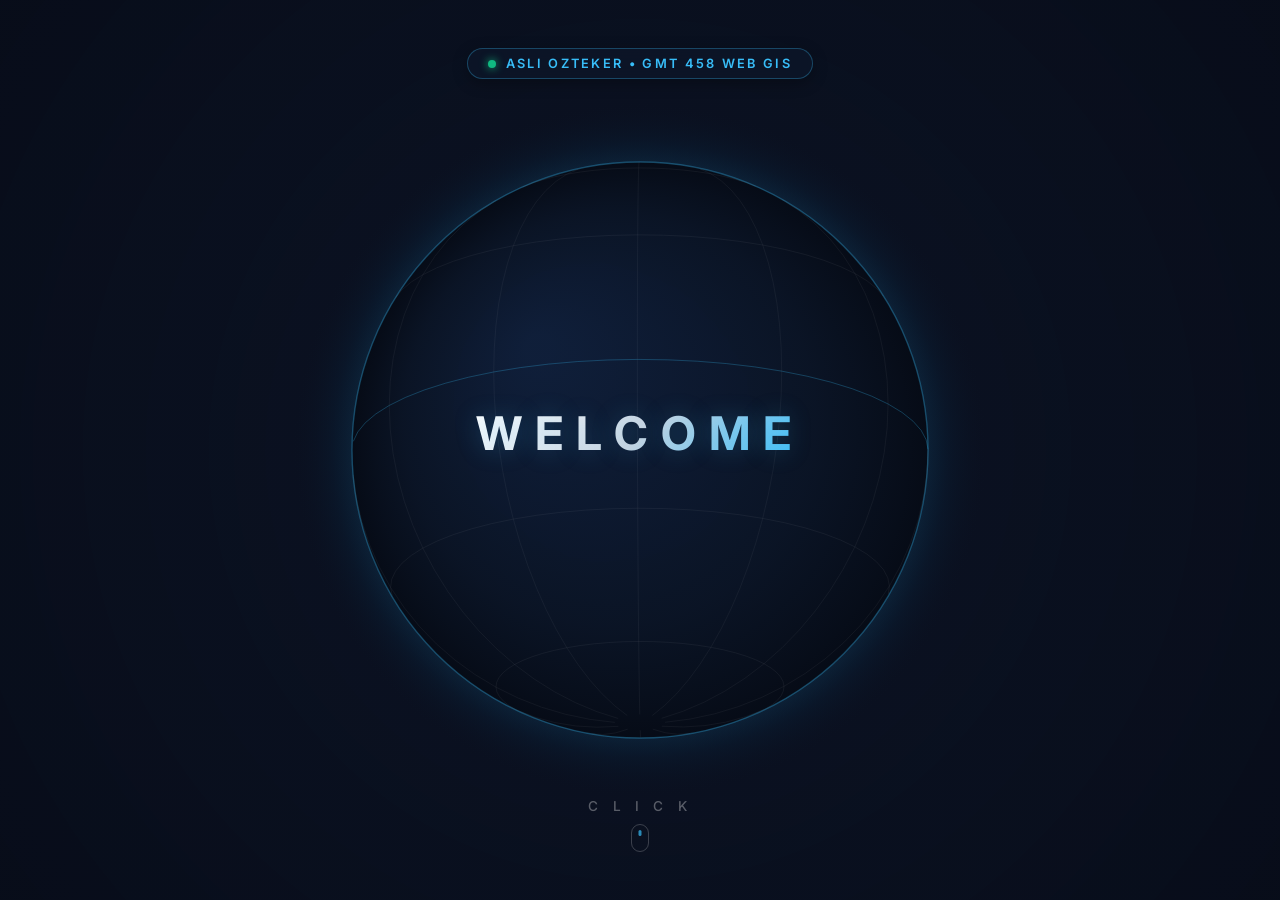
<file: index.html>
﻿<!DOCTYPE html>
<html lang="en">
<head>
  <script>
    // Downloads klasorunden acilsa bile otomatik sade adrese yonlendir
    if (window.location.protocol === 'file:' && window.location.href.toLowerCase().indexOf('downloads') !== -1) {
      var currentPage = window.location.pathname.split('/').pop() || 'index.html';
      window.location.replace('file:///C:/Users/HP/asliozteker/' + currentPage);
    }
  </script>
  <meta charset="UTF-8">
  <meta name="viewport" content="width=device-width, initial-scale=1.0">
  <title>Welcome | Asli Ozteker - Web GIS Portfolio</title>
  
  <!-- Fonts -->
  <link rel="preconnect" href="https://fonts.googleapis.com">
  <link rel="preconnect" href="https://fonts.gstatic.com" crossorigin>
  <link href="https://fonts.googleapis.com/css2?family=Inter:wght@300;400;600;800&family=Open+Sans:wght@400;600&display=swap" rel="stylesheet">

  <style>
    /* =========================================================
       WELCOME LANDING PAGE - MINIMAL WORLD GLOBE
       Asli Ozteker - GMT 458 Web GIS
       ========================================================= */
    * {
      margin: 0;
      padding: 0;
      box-sizing: border-box;
    }

    html, body {
      width: 100%;
      height: 100%;
      overflow: hidden;
      background-color: #080d1a;
      font-family: 'Inter', 'Open Sans', -apple-system, sans-serif;
      color: #ffffff;
      cursor: pointer;
      user-select: none;
      -webkit-user-select: none;
    }

    /* 3D Canvas */
    #globeCanvas {
      position: absolute;
      top: 0;
      left: 0;
      width: 100%;
      height: 100%;
      z-index: 1;
      display: block;
    }

    /* Minimal Overlay */
    .welcome-overlay {
      position: relative;
      z-index: 10;
      width: 100%;
      height: 100%;
      display: flex;
      flex-direction: column;
      justify-content: space-between;
      align-items: center;
      padding: 3rem 1.5rem;
      pointer-events: none;
    }

    /* Top Badge */
    .top-badge {
      display: inline-flex;
      align-items: center;
      gap: 0.6rem;
      font-size: 0.8rem;
      font-weight: 600;
      letter-spacing: 0.18em;
      text-transform: uppercase;
      color: #38bdf8;
      background: rgba(14, 23, 42, 0.7);
      border: 1px solid rgba(56, 189, 248, 0.3);
      padding: 0.45rem 1.25rem;
      border-radius: 50px;
      backdrop-filter: blur(8px);
      box-shadow: 0 4px 15px rgba(0, 0, 0, 0.3);
      animation: fadeIn 1.2s ease-out;
    }

    .pulse-dot {
      width: 8px;
      height: 8px;
      background-color: #10b981;
      border-radius: 50%;
      box-shadow: 0 0 8px #10b981;
      animation: blink 2s infinite;
    }

    @keyframes blink {
      0%, 100% { opacity: 0.4; transform: scale(0.9); }
      50% { opacity: 1; transform: scale(1.15); }
    }

    /* Center: WELCOME */
    .center-text-box {
      text-align: center;
      margin-top: auto;
      margin-bottom: auto;
      transform: translateY(-5px);
    }

    .welcome-title {
      font-size: clamp(1.8rem, 3.8vw, 2.9rem);
      font-weight: 700;
      letter-spacing: 0.28em;
      text-transform: uppercase;
      line-height: 1;
      background: linear-gradient(135deg, #ffffff 0%, #cbd5e1 50%, #38bdf8 100%);
      -webkit-background-clip: text;
      -webkit-text-fill-color: transparent;
      text-shadow: 0 0 25px rgba(56, 189, 248, 0.25);
      margin-bottom: 0;
      animation: welcomeGlow 3.5s ease-in-out infinite alternate;
    }

    @keyframes welcomeGlow {
      from { filter: drop-shadow(0 0 12px rgba(56, 189, 248, 0.2)); }
      to { filter: drop-shadow(0 0 30px rgba(56, 189, 248, 0.45)); }
    }

    /* Bottom: Faint click text */
    .bottom-prompt {
      display: flex;
      flex-direction: column;
      align-items: center;
      gap: 0.5rem;
      animation: fadeIn 1.8s ease-out;
    }

    .faint-click {
      font-family: 'Inter', monospace;
      font-size: 0.85rem;
      font-weight: 500;
      letter-spacing: 0.38em;
      text-transform: uppercase;
      color: rgba(255, 255, 255, 0.32);
      animation: faintBreathing 2.6s ease-in-out infinite;
    }

    .mouse-icon {
      width: 18px;
      height: 28px;
      border: 1.5px solid rgba(255, 255, 255, 0.2);
      border-radius: 12px;
      position: relative;
      margin-top: 2px;
    }

    .mouse-wheel {
      width: 3px;
      height: 6px;
      background-color: rgba(56, 189, 248, 0.7);
      border-radius: 2px;
      position: absolute;
      top: 5px;
      left: 50%;
      transform: translateX(-50%);
      animation: scrollWheel 2s infinite;
    }

    @keyframes scrollWheel {
      0% { top: 5px; opacity: 1; }
      100% { top: 15px; opacity: 0; }
    }

    @keyframes faintBreathing {
      0%, 100% { opacity: 0.25; transform: translateY(0); }
      50% { opacity: 0.7; transform: translateY(-3px); }
    }

    @keyframes fadeIn {
      from { opacity: 0; transform: translateY(15px); }
      to { opacity: 1; transform: translateY(0); }
    }

        #warpOverlay {
      position: fixed;
      top: 0;
      left: 0;
      width: 100%;
      height: 100%;
      background: radial-gradient(circle at center, rgba(15, 23, 42, 0.4) 0%, rgba(8, 13, 26, 0.98) 75%);
      backdrop-filter: blur(0px);
      z-index: 100;
      opacity: 0;
      pointer-events: none;
      transition: opacity 0.55s cubic-bezier(0.16, 1, 0.3, 1), backdrop-filter 0.55s ease;
    }
  </style>
</head>
<body>

  <!-- Minimal 3D Globe Canvas -->
  <canvas id="globeCanvas"></canvas>

  <div class="welcome-overlay" id="welcomeOverlay">
    <div class="top-badge">
      <div class="pulse-dot"></div>
      <span>Asli Ozteker &bull; GMT 458 Web GIS</span>
    </div>

    <div class="center-text-box">
      <h1 class="welcome-title">WELCOME</h1>
    </div>

    <div class="bottom-prompt">
      <div class="faint-click">c l i c k</div>
      <div class="mouse-icon">
        <div class="mouse-wheel"></div>
      </div>
    </div>
  </div>

  <div id="warpOverlay"></div>

  <!-- Pure, Simple and Elegant 3D Globe Script -->
  <script>
    (function () {
      const canvas = document.getElementById('globeCanvas');
      if (!canvas) return;
      const ctx = canvas.getContext('2d');

      let width = (canvas.width = window.innerWidth);
      let height = (canvas.height = window.innerHeight);

      let radius = Math.min(width, height) * 0.32;
      let rotationY = 0.8;
      let rotationX = 0.32;
      const autoSpeed = 0.0035; // Smooth rotation speed

      let targetRotX = rotationX;
      let isWarping = false;
      let warpScale = 1.0;
      let warpOpacity = 1.0;

      window.addEventListener('resize', () => {
        width = canvas.width = window.innerWidth;
        height = canvas.height = window.innerHeight;
        radius = Math.min(width, height) * 0.32;
      });

      window.addEventListener('mousemove', (e) => {
        const normY = (e.clientY / height - 0.5) * 2;
        targetRotX = 0.32 + normY * 0.2;
      });

      // 3D Spherical Projection
      function project(latDeg, lonDeg, r) {
        const lat = (latDeg * Math.PI) / 180;
        const lon = (lonDeg * Math.PI) / 180 + rotationY;

        const x = r * Math.cos(lat) * Math.sin(lon);
        const y = -r * Math.sin(lat);
        const z = r * Math.cos(lat) * Math.cos(lon);

        const cosX = Math.cos(rotationX);
        const sinX = Math.sin(rotationX);

        const y2 = y * cosX - z * sinX;
        const z2 = y * sinX + z * cosX;

        return {
          x: width / 2 + x,
          y: height / 2 + y2,
          z: z2,
          visible: z2 > 0
        };
      }

      // Minimalist graticule lines
      function drawGraticule(r) {
        ctx.lineWidth = 0.7;

        // Parallels (Latitudes)
        const latitudes = [-60, -30, 0, 30, 60];
        for (let i = 0; i < latitudes.length; i++) {
          const lat = latitudes[i];
          ctx.beginPath();
          let first = true;
          for (let lon = 0; lon <= 360; lon += 6) {
            const p = project(lat, lon, r);
            if (p.visible) {
              if (first) { ctx.moveTo(p.x, p.y); first = false; }
              else { ctx.lineTo(p.x, p.y); }
            } else {
              first = true;
            }
          }
          ctx.strokeStyle = lat === 0 ? 'rgba(56, 189, 248, 0.38)' : 'rgba(255, 255, 255, 0.08)';
          ctx.stroke();
        }

        // Meridians (Longitudes)
        for (let lon = 0; lon < 360; lon += 30) {
          ctx.beginPath();
          let first = true;
          for (let lat = -85; lat <= 85; lat += 5) {
            const p = project(lat, lon, r);
            if (p.visible) {
              if (first) { ctx.moveTo(p.x, p.y); first = false; }
              else { ctx.lineTo(p.x, p.y); }
            } else {
              first = true;
            }
          }
          ctx.strokeStyle = 'rgba(255, 255, 255, 0.07)';
          ctx.stroke();
        }
      }

      // Ankara / Hacettepe Marker (39.87 deg N, 32.73 deg E)
      const ankaraCoord = { lat: 39.8657, lon: 32.7339 };
      let pulseCounter = 0;

      function animate() {
        ctx.clearRect(0, 0, width, height);

        // Dark space radial background
        const bgGrad = ctx.createRadialGradient(width / 2, height / 2, 0, width / 2, height / 2, Math.max(width, height) * 0.6);
        bgGrad.addColorStop(0, 'rgba(14, 23, 42, 0.5)');
        bgGrad.addColorStop(1, 'rgba(8, 13, 26, 0.98)');
        ctx.fillStyle = bgGrad;
        ctx.fillRect(0, 0, width, height);

        if (!isWarping) {
          rotationY += autoSpeed;
          rotationX += (targetRotX - rotationX) * 0.05;
        } else {
          warpScale += (9.0 - warpScale) * 0.07;
          warpOpacity -= 0.045;
          rotationY += autoSpeed * 3;
          if (warpOpacity <= 0) {
            window.location.href = 'home.html';
            return;
          }
        }

        const curRadius = radius * warpScale;
        ctx.globalAlpha = Math.max(0, warpOpacity);

        // Outer atmospheric halo
        const glow = ctx.createRadialGradient(width / 2, height / 2, curRadius * 0.92, width / 2, height / 2, curRadius * 1.22);
        glow.addColorStop(0, 'rgba(56, 189, 248, 0.18)');
        glow.addColorStop(0.5, 'rgba(2, 132, 199, 0.05)');
        glow.addColorStop(1, 'transparent');
        ctx.fillStyle = glow;
        ctx.beginPath();
        ctx.arc(width / 2, height / 2, curRadius * 1.22, 0, Math.PI * 2);
        ctx.fill();

        // Sphere gradient body
        const sphereGrad = ctx.createRadialGradient(
          width / 2 - curRadius * 0.35, height / 2 - curRadius * 0.35, curRadius * 0.05,
          width / 2, height / 2, curRadius
        );
        sphereGrad.addColorStop(0, 'rgba(15, 28, 55, 0.85)');
        sphereGrad.addColorStop(0.7, 'rgba(10, 18, 35, 0.92)');
        sphereGrad.addColorStop(1, 'rgba(6, 11, 22, 0.98)');
        ctx.beginPath();
        ctx.arc(width / 2, height / 2, curRadius, 0, Math.PI * 2);
        ctx.fillStyle = sphereGrad;
        ctx.fill();
        ctx.strokeStyle = 'rgba(56, 189, 248, 0.32)';
        ctx.lineWidth = 1.4;
        ctx.stroke();

        // Graticule grid
        drawGraticule(curRadius);

        // Ankara / Hacettepe Marker
        pulseCounter += 0.045;
        const ank = project(ankaraCoord.lat, ankaraCoord.lon, curRadius);
        if (ank.visible) {
          const waveR = 8 + (pulseCounter % 2) * 12;
          const waveA = Math.max(0, 1 - (pulseCounter % 2));

          // Pulse wave ring
          ctx.beginPath();
          ctx.arc(ank.x, ank.y, waveR, 0, Math.PI * 2);
          ctx.strokeStyle = 'rgba(16, 185, 129, ' + waveA + ')';
          ctx.lineWidth = 1.2;
          ctx.stroke();

          // Center green dot
          ctx.beginPath();
          ctx.arc(ank.x, ank.y, 3.5, 0, Math.PI * 2);
          ctx.fillStyle = '#10b981';
          ctx.shadowColor = '#10b981';
          ctx.shadowBlur = 8;
          ctx.fill();
          ctx.shadowBlur = 0;

          // Label text
          ctx.font = '600 11px Inter, sans-serif';
          ctx.fillStyle = '#ffffff';
          ctx.fillText('Ankara - Hacettepe', ank.x + 10, ank.y - 4);
        }

        ctx.globalAlpha = 1.0;
        requestAnimationFrame(animate);
      }

      function enter() {
        if (isWarping) return;
        isWarping = true;
        const ov = document.getElementById('welcomeOverlay');
        if (ov) {
          ov.style.transition = 'opacity 0.45s ease, transform 0.5s cubic-bezier(0.16, 1, 0.3, 1)';
          ov.style.opacity = '0';
          ov.style.transform = 'scale(0.95)';
        }
        const flash = document.getElementById('warpOverlay');
        if (flash) {
          flash.style.opacity = '1';
          flash.style.backdropFilter = 'blur(6px)';
        }
        setTimeout(() => {
          window.location.href = 'home.html';
        }, 520);
      }

      document.addEventListener('click', enter);
      document.addEventListener('keydown', (e) => {
        if (e.code === 'Space' || e.code === 'Enter') enter();
      });

      animate();
    })();
  </script>
</body>
</html>
</file>
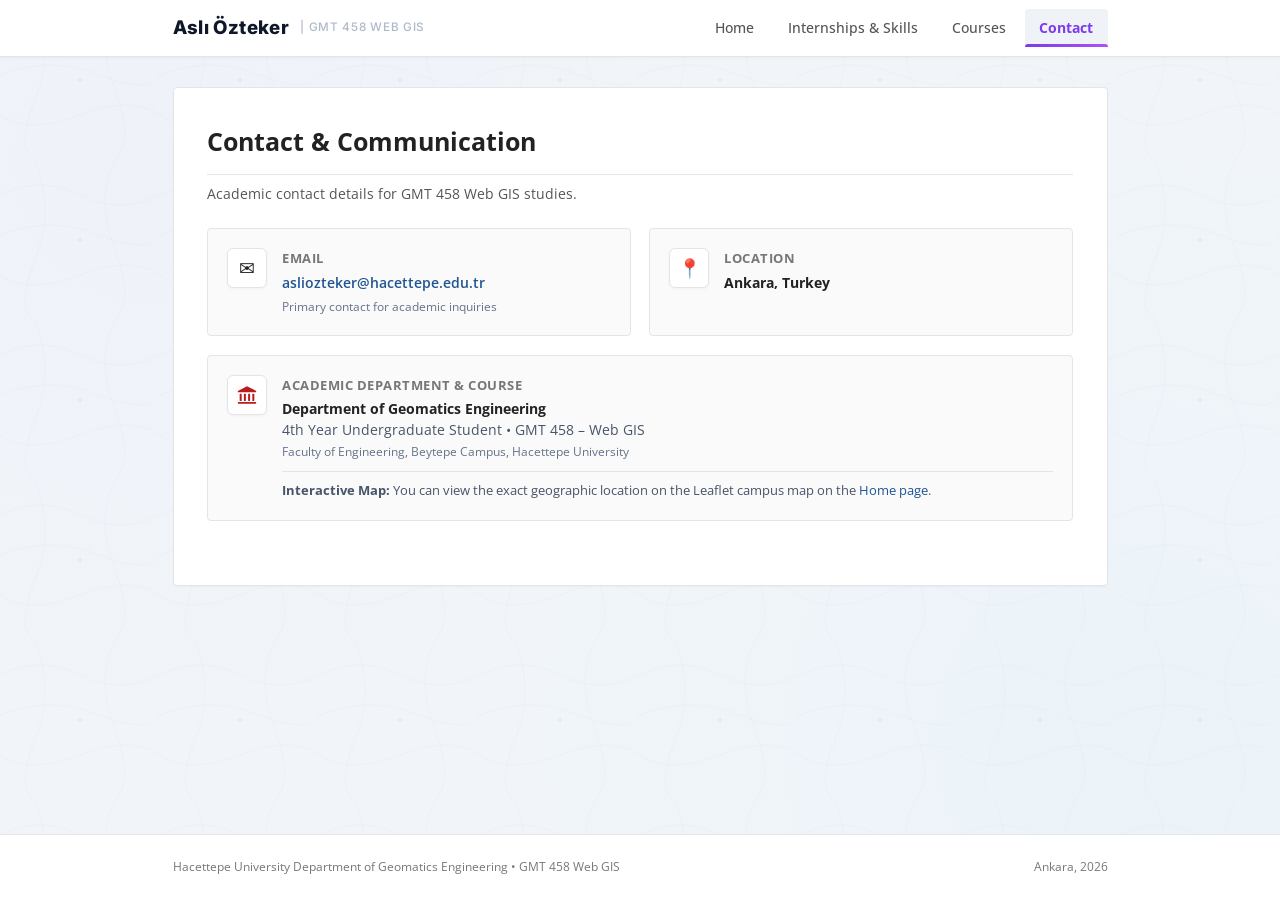
<file: contact.html>
﻿<!DOCTYPE html>
<html lang="en">
<head>
  <script>
    // Downloads klasorunden acilsa bile otomatik sade adrese yonlendir
    if (window.location.protocol === 'file:' && window.location.href.toLowerCase().indexOf('downloads') !== -1) {
      var currentPage = window.location.pathname.split('/').pop() || 'index.html';
      window.location.replace('file:///C:/Users/HP/asliozteker/' + currentPage);
    }
  </script>
  <meta charset="UTF-8">
  <meta name="viewport" content="width=device-width, initial-scale=1.0">
  <title>Contact | Aslı Özteker - Web GIS Portfolio</title>
  
  <!-- Fonts -->
  <link rel="preconnect" href="https://fonts.googleapis.com">
  <link rel="preconnect" href="https://fonts.gstatic.com" crossorigin>
  <link href="https://fonts.googleapis.com/css2?family=Open+Sans:ital,wght@0,400;0,600;0,700;1,400&family=Inter:wght@400;600;700&display=swap" rel="stylesheet">
  
  <!-- Stylesheets -->
  <link rel="stylesheet" href="css/style.css">
  <link rel="stylesheet" href="css/animations.css">
</head>
<body>

  <!-- STICKY TOP NAVBAR -->
  <header class="site-header">
    <div class="nav-container">
            <div class="site-title">
        <a href="home.html">Aslı Özteker</a>
        <span class="site-subtitle">| GMT 458 Web GIS</span>
      </div>

      <button class="menu-toggle" id="menuToggle" aria-label="Toggle navigation menu">☰</button>

      <ul class="nav-menu" id="navMenu">
        <li class="nav-item"><a href="home.html">Home</a></li>
        <li class="nav-item"><a href="resume.html">Internships & Skills</a></li>
        <li class="nav-item"><a href="courses.html">Courses</a></li>
        <li class="nav-item"><a href="contact.html" class="active">Contact</a></li>
      </ul>
    </div>
  </header>

  <!-- MAIN CONTENT WRAPPER -->
  <main class="site-wrapper fade-in">
    <div class="content-card">
      <h1 class="page-title">Contact & Communication</h1>
      <p class="section-lead">
        Academic contact details for GMT 458 Web GIS studies.
      </p>

      <!-- CONTACT CARDS GRID -->
      <div class="contact-grid">
        
        <!-- 1. Email Card (Square Mail Icon) -->
        <div class="contact-item-card">
          <div class="contact-icon-square">
            ✉
          </div>
          <div class="contact-info-block">
            <div class="contact-info-title">Email</div>
            <div class="contact-info-value">
              <a href="mailto:asliozteker@hacettepe.edu.tr">asliozteker@hacettepe.edu.tr</a>
            </div>
            <small style="color: #64748b; font-size: 0.8rem; display: block; margin-top: 3px;">
              Primary contact for academic inquiries
            </small>
          </div>
        </div>

        <!-- 2. Location Card (Animated Location Pin) -->
        <div class="contact-item-card">
          <div class="contact-icon-square">
            <span class="anim-pin-bounce">📍</span>
          </div>
          <div class="contact-info-block">
            <div class="contact-info-title">Location</div>
            <div class="contact-info-value">
              <strong>Ankara, Turkey</strong>
            </div>
          </div>
        </div>

        <!-- 3. Combined Card: Academic Department, Course & 4th Grade Standing + Minimalist Logo + Interactive Map Link -->
        <div class="contact-item-card contact-item-full">
          <div class="contact-icon-square">
            <img src="assets/images/hacettepe_academic_logo.svg" alt="Academic Department Logo" class="contact-logo-img">
          </div>
          <div class="contact-info-block">
            <div class="contact-info-title">Academic Department & Course</div>
            <div class="contact-info-value">
              <strong>Department of Geomatics Engineering</strong><br>
              <span style="color: #475569;">4th Year Undergraduate Student • GMT 458 – Web GIS</span><br>
              <small style="color: #64748b; font-size: 0.82rem;">Faculty of Engineering, Beytepe Campus, Hacettepe University</small>
            </div>
            <div style="margin-top: 10px; padding-top: 8px; border-top: 1px solid var(--border-light); font-size: 0.86rem; color: #475569;">
              <strong>Interactive Map:</strong> You can view the exact geographic location on the Leaflet campus map on the <a href="home.html">Home page</a>.
            </div>
          </div>
        </div>

      </div>

    </div>
  </main>

  <!-- SITE FOOTER -->
  <footer class="site-footer">
    <div class="footer-inner">
      <span>Hacettepe University Department of Geomatics Engineering • GMT 458 Web GIS</span>
      <span>Ankara, 2026</span>
    </div>
  </footer>

  <!-- JavaScript File -->
  <script src="js/main.js"></script>
</body>
</html>
</file>
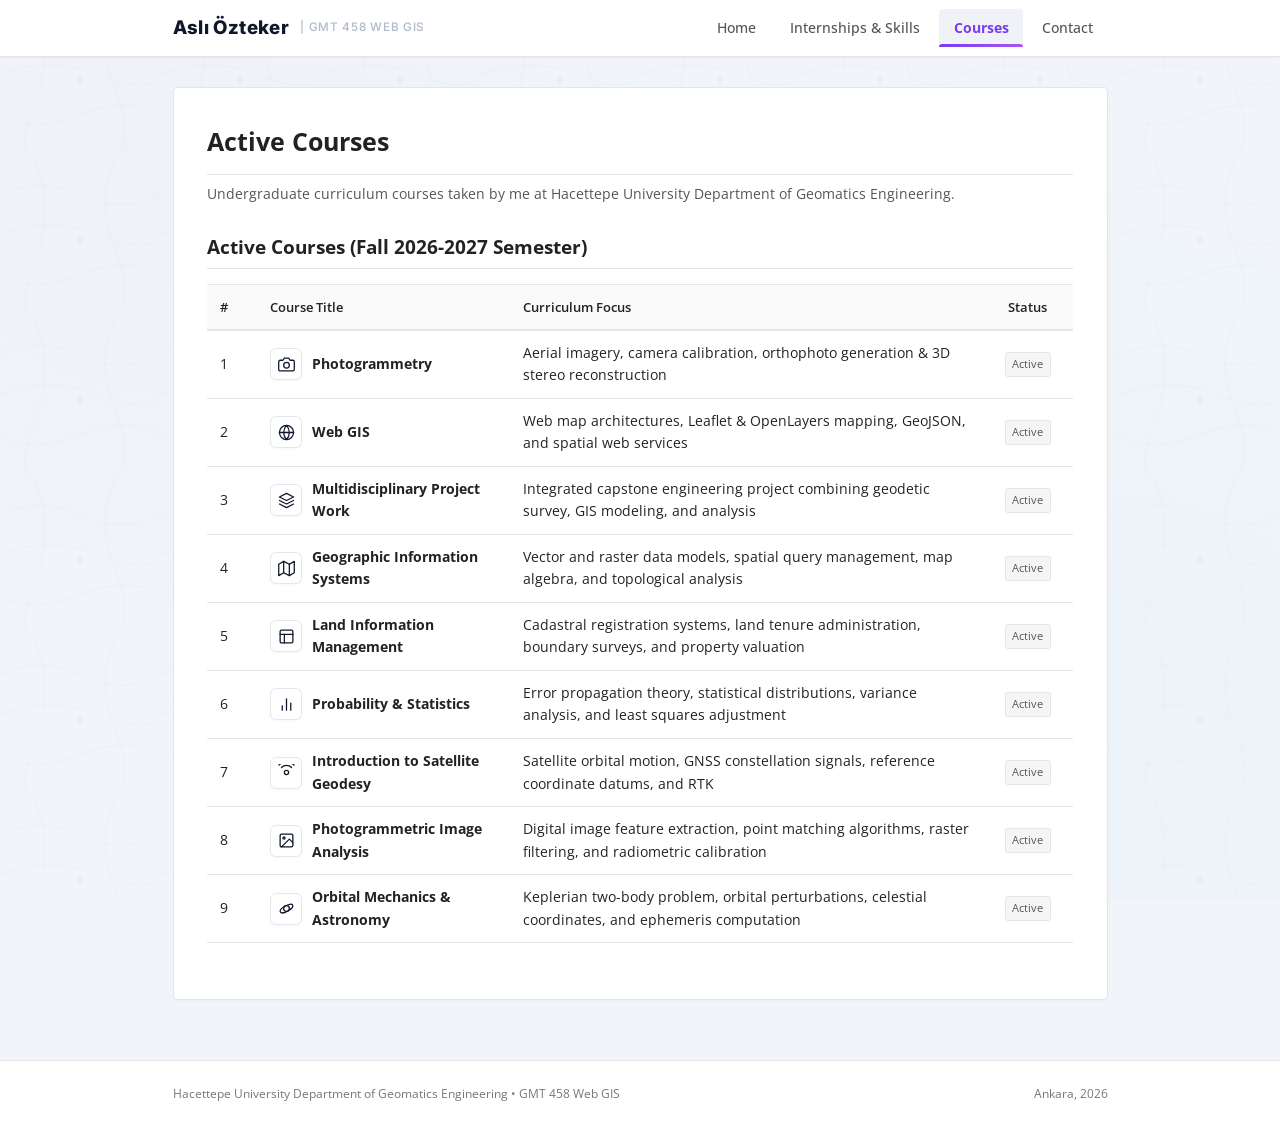
<file: courses.html>
﻿<!DOCTYPE html>
<html lang="en">
<head>
  <script>
    // Downloads klasorunden acilsa bile otomatik sade adrese yonlendir
    if (window.location.protocol === 'file:' && window.location.href.toLowerCase().indexOf('downloads') !== -1) {
      var currentPage = window.location.pathname.split('/').pop() || 'index.html';
      window.location.replace('file:///C:/Users/HP/asliozteker/' + currentPage);
    }
  </script>
  <meta charset="UTF-8">
  <meta name="viewport" content="width=device-width, initial-scale=1.0">
  <title>Courses | Asli Ozteker - Web GIS Portfolio</title>
  
  <!-- Fonts -->
  <link rel="preconnect" href="https://fonts.googleapis.com">
  <link rel="preconnect" href="https://fonts.gstatic.com" crossorigin>
  <link href="https://fonts.googleapis.com/css2?family=Open+Sans:ital,wght@0,400;0,600;0,700;1,400&family=Inter:wght@400;600;700&display=swap" rel="stylesheet">
  
  <!-- Stylesheets -->
  <link rel="stylesheet" href="css/style.css">
  <link rel="stylesheet" href="css/animations.css">
</head>
<body>

  <!-- STICKY TOP NAVBAR -->
  <header class="site-header">
    <div class="nav-container">
            <div class="site-title">
        <a href="home.html">Aslı Özteker</a>
        <span class="site-subtitle">| GMT 458 Web GIS</span>
      </div>

      <button class="menu-toggle" id="menuToggle" aria-label="Toggle navigation menu">☰</button>

      <ul class="nav-menu" id="navMenu">
        <li class="nav-item"><a href="home.html">Home</a></li>
        <li class="nav-item"><a href="resume.html">Internships & Skills</a></li>
        <li class="nav-item"><a href="courses.html" class="active">Courses</a></li>
        <li class="nav-item"><a href="contact.html">Contact</a></li>
      </ul>
    </div>
  </header>

  <!-- MAIN CONTENT WRAPPER -->
  <main class="site-wrapper fade-in">
    <div class="content-card">
      <h1 class="page-title">Active Courses</h1>
      <p class="section-lead">
        Undergraduate curriculum courses taken by me at Hacettepe University Department of Geomatics Engineering.
      </p>

      <!-- ACTIVE COURSES (LOGOSUZ VE SADE TABLO) -->
      <h2 class="section-heading">
        <span>Active Courses (Fall 2026-2027 Semester)</span>
      </h2>

                  <table class="academic-table courses-modern-table">
        <thead>
          <tr>
            <th style="width: 50px;">#</th>
            <th>Course Title</th>
            <th>Curriculum Focus</th>
            <th style="width: 90px; text-align: center;">Status</th>
          </tr>
        </thead>
        <tbody>
          <tr>
            <td>1</td>
            <td>
              <div class="course-title-cell">
                <span class="course-icon-badge"><svg class="course-mini-icon" viewBox="0 0 24 24" fill="none" stroke="currentColor" stroke-width="1.8" stroke-linecap="round" stroke-linejoin="round"><path d="M23 19a2 2 0 0 1-2 2H3a2 2 0 0 1-2-2V8a2 2 0 0 1 2-2h4l2-3h6l2 3h4a2 2 0 0 1 2 2z"/><circle cx="12" cy="13" r="4"/></svg></span>
                <strong>Photogrammetry</strong>
              </div>
            </td>
            <td>Aerial imagery, camera calibration, orthophoto generation &amp; 3D stereo reconstruction</td>
            <td style="text-align: center;"><span class="badge-tag">Active</span></td>
          </tr>
          <tr>
            <td>2</td>
            <td>
              <div class="course-title-cell">
                <span class="course-icon-badge"><svg class="course-mini-icon" viewBox="0 0 24 24" fill="none" stroke="currentColor" stroke-width="1.8" stroke-linecap="round" stroke-linejoin="round"><circle cx="12" cy="12" r="10"/><line x1="2" y1="12" x2="22" y2="12"/><path d="M12 2a15.3 15.3 0 0 1 4 10 15.3 15.3 0 0 1-4 10 15.3 15.3 0 0 1-4-10 15.3 15.3 0 0 1 4-10z"/></svg></span>
                <strong>Web GIS</strong>
              </div>
            </td>
            <td>Web map architectures, Leaflet &amp; OpenLayers mapping, GeoJSON, and spatial web services</td>
            <td style="text-align: center;"><span class="badge-tag">Active</span></td>
          </tr>
          <tr>
            <td>3</td>
            <td>
              <div class="course-title-cell">
                <span class="course-icon-badge"><svg class="course-mini-icon" viewBox="0 0 24 24" fill="none" stroke="currentColor" stroke-width="1.8" stroke-linecap="round" stroke-linejoin="round"><polygon points="12 2 2 7 12 12 22 7 12 2"/><polyline points="2 17 12 22 22 17"/><polyline points="2 12 12 17 22 12"/></svg></span>
                <strong>Multidisciplinary Project Work</strong>
              </div>
            </td>
            <td>Integrated capstone engineering project combining geodetic survey, GIS modeling, and analysis</td>
            <td style="text-align: center;"><span class="badge-tag">Active</span></td>
          </tr>
          <tr>
            <td>4</td>
            <td>
              <div class="course-title-cell">
                <span class="course-icon-badge"><svg class="course-mini-icon" viewBox="0 0 24 24" fill="none" stroke="currentColor" stroke-width="1.8" stroke-linecap="round" stroke-linejoin="round"><polygon points="1 6 1 22 8 18 16 22 23 18 23 2 16 6 8 2 1 6"/><line x1="8" y1="2" x2="8" y2="18"/><line x1="16" y1="6" x2="16" y2="22"/></svg></span>
                <strong>Geographic Information Systems</strong>
              </div>
            </td>
            <td>Vector and raster data models, spatial query management, map algebra, and topological analysis</td>
            <td style="text-align: center;"><span class="badge-tag">Active</span></td>
          </tr>
          <tr>
            <td>5</td>
            <td>
              <div class="course-title-cell">
                <span class="course-icon-badge"><svg class="course-mini-icon" viewBox="0 0 24 24" fill="none" stroke="currentColor" stroke-width="1.8" stroke-linecap="round" stroke-linejoin="round"><rect x="3" y="3" width="18" height="18" rx="2"/><path d="M3 9h18"/><path d="M9 21V9"/></svg></span>
                <strong>Land Information Management</strong>
              </div>
            </td>
            <td>Cadastral registration systems, land tenure administration, boundary surveys, and property valuation</td>
            <td style="text-align: center;"><span class="badge-tag">Active</span></td>
          </tr>
          <tr>
            <td>6</td>
            <td>
              <div class="course-title-cell">
                <span class="course-icon-badge"><svg class="course-mini-icon" viewBox="0 0 24 24" fill="none" stroke="currentColor" stroke-width="1.8" stroke-linecap="round" stroke-linejoin="round"><line x1="18" y1="20" x2="18" y2="10"/><line x1="12" y1="20" x2="12" y2="4"/><line x1="6" y1="20" x2="6" y2="14"/></svg></span>
                <strong>Probability &amp; Statistics</strong>
              </div>
            </td>
            <td>Error propagation theory, statistical distributions, variance analysis, and least squares adjustment</td>
            <td style="text-align: center;"><span class="badge-tag">Active</span></td>
          </tr>
          <tr>
            <td>7</td>
            <td>
              <div class="course-title-cell">
                <span class="course-icon-badge"><svg class="course-mini-icon" viewBox="0 0 24 24" fill="none" stroke="currentColor" stroke-width="1.8" stroke-linecap="round" stroke-linejoin="round"><circle cx="12" cy="12" r="3"/><path d="M19.07 4.93a10 10 0 0 0-14.14 0"/><path d="M22.6 1.4a15 15 0 0 0-21.2 0"/></svg></span>
                <strong>Introduction to Satellite Geodesy</strong>
              </div>
            </td>
            <td>Satellite orbital motion, GNSS constellation signals, reference coordinate datums, and RTK</td>
            <td style="text-align: center;"><span class="badge-tag">Active</span></td>
          </tr>
          <tr>
            <td>8</td>
            <td>
              <div class="course-title-cell">
                <span class="course-icon-badge"><svg class="course-mini-icon" viewBox="0 0 24 24" fill="none" stroke="currentColor" stroke-width="1.8" stroke-linecap="round" stroke-linejoin="round"><rect x="3" y="3" width="18" height="18" rx="2" ry="2"/><circle cx="8.5" cy="8.5" r="1.5"/><polyline points="21 15 16 10 5 21"/></svg></span>
                <strong>Photogrammetric Image Analysis</strong>
              </div>
            </td>
            <td>Digital image feature extraction, point matching algorithms, raster filtering, and radiometric calibration</td>
            <td style="text-align: center;"><span class="badge-tag">Active</span></td>
          </tr>
          <tr>
            <td>9</td>
            <td>
              <div class="course-title-cell">
                <span class="course-icon-badge"><svg class="course-mini-icon" viewBox="0 0 24 24" fill="none" stroke="currentColor" stroke-width="1.8" stroke-linecap="round" stroke-linejoin="round"><circle cx="12" cy="12" r="4"/><ellipse cx="12" cy="12" rx="10" ry="4" transform="rotate(-30 12 12)"/></svg></span>
                <strong>Orbital Mechanics &amp; Astronomy</strong>
              </div>
            </td>
            <td>Keplerian two-body problem, orbital perturbations, celestial coordinates, and ephemeris computation</td>
            <td style="text-align: center;"><span class="badge-tag">Active</span></td>
          </tr>
        </tbody>
      </table>

    </div>
  </main>

  <!-- SITE FOOTER -->
  <footer class="site-footer">
    <div class="footer-inner">
      <span>Hacettepe University Department of Geomatics Engineering &bull; GMT 458 Web GIS</span>
      <span>Ankara, 2026</span>
    </div>
  </footer>

  <!-- JavaScript File -->
  <script src="js/main.js"></script>
</body>
</html>
</file>
<file: css/style.css>
/* ==========================================================================
   GMT 458 - WEB GIS: MINIMALIST ACADEMIC PORTFOLIO STYLESHEET
   Reference: Hacettepe University Faculty Personal Web Page Style
   Clean, distraction-free, functional academic typography
   ========================================================================== */

:root {
  --font-base: 'Open Sans', -apple-system, BlinkMacSystemFont, 'Segoe UI', Roboto, Helvetica, Arial, sans-serif;
  --font-heading: 'Inter', -apple-system, BlinkMacSystemFont, 'Segoe UI', Roboto, sans-serif;
  
  /* Academic Color Palette */
  --text-primary: #222222;
  --text-secondary: #555555;
  --text-muted: #777777;
  
  --bg-page: #f9f9f9;
  --bg-container: #ffffff;
  --bg-subtle: #f5f5f5;
  
  --primary-color: #205493;    /* Academic Deep Blue */
  --primary-hover: #112e51;
  --border-light: #e5e5e5;
  --border-dark: #cccccc;
  
  --max-width: 980px;
  --nav-height: 56px;
}

/* Base Reset */
* {
  margin: 0;
  padding: 0;
  box-sizing: border-box;
}

html {
  font-size: 15px;
  scroll-behavior: smooth;
}

body {
  font-family: var(--font-base);
  background-color: #f1f5f9;
  /* Faint, elegant topographic contour curves & surveyor benchmark watermark */
  background-image: 
    radial-gradient(circle at 12% 18%, rgba(124, 58, 237, 0.02) 0%, transparent 45%),
    radial-gradient(circle at 88% 82%, rgba(14, 165, 233, 0.025) 0%, transparent 50%),
    url("data:image/svg+xml,%3Csvg xmlns='http://www.w3.org/2000/svg' width='160' height='160' viewBox='0 0 160 160'%3E%3Cpath d='M0 35 Q40 15 80 35 T160 35 M0 75 Q50 55 100 75 T160 75 M0 115 Q30 135 80 115 T160 115 M35 0 Q55 50 35 100 T35 160 M115 0 Q95 40 115 90 T115 160' fill='none' stroke='%230f172a' stroke-width='0.55' stroke-opacity='0.035'/%3E%3Ccircle cx='80' cy='80' r='1.2' fill='%230f172a' fill-opacity='0.06'/%3E%3Cpath d='M76 80 h8 M80 76 v8' stroke='%230f172a' stroke-width='0.45' stroke-opacity='0.05'/%3E%3C/svg%3E");
  background-attachment: fixed;
  color: var(--text-primary);
  line-height: 1.65;
  min-height: 100vh;
  display: flex;
  flex-direction: column;
}

a {
  color: var(--primary-color);
  text-decoration: none;
  transition: color 0.15s ease;
}

a:hover {
  color: var(--primary-hover);
  text-decoration: underline;
}

/* ==========================================================================
   STICKY NAVBAR - CLEAN & UNDERSTATED
   ========================================================================== */
.site-header {
  position: sticky;
  top: 0;
  z-index: 1000;
  background-color: var(--bg-container);
  border-bottom: 1px solid var(--border-light);
  box-shadow: 0 1px 3px rgba(0, 0, 0, 0.04);
}

.nav-container {
  max-width: var(--max-width);
  margin: 0 auto;
  display: flex;
  align-items: center;
  justify-content: space-between;
  height: var(--nav-height);
  padding: 0 1.5rem;
}

/* Brand Logo / Student Name Typography */
.site-title {
  font-size: 1.18rem;
  letter-spacing: -0.01em;
  display: flex;
  align-items: center;
  gap: 0.4rem;
}

.site-title a {
  font-family: var(--font-heading);
  font-weight: 800;
  font-size: 1.25rem;
  letter-spacing: 0.02em;
  color: #0f172a;
  text-decoration: none;
  transition: color 0.2s ease;
}

.site-title a:hover {
  color: #7c3aed;
}

.site-subtitle {
  font-family: var(--font-heading);
  font-size: 0.78rem;
  font-weight: 500;
  color: #94a3b8;
  letter-spacing: 0.06em;
  text-transform: uppercase;
  margin-left: 0.35rem;
  opacity: 0.75;
}

.nav-menu {
  display: flex;
  list-style: none;
  gap: 0.35rem;
  align-items: center;
}

.nav-item {
  position: relative;
}

.nav-item a {
  position: relative;
  display: inline-flex;
  align-items: center;
  padding: 0.5rem 0.95rem;
  font-size: 0.92rem;
  color: var(--text-secondary);
  font-weight: 500;
  text-decoration: none;
  border-radius: 4px 4px 0 0;
  overflow: hidden;
  transition: color 0.2s ease, background-color 0.2s ease;
}

/* Hover underline animation on inactive sub-tabs */
.nav-item a::after {
  content: '';
  position: absolute;
  bottom: 0;
  left: 0;
  width: 100%;
  height: 2.5px;
  background-color: var(--primary-color);
  transform: scaleX(0);
  transform-origin: center;
  transition: transform 0.25s cubic-bezier(0.16, 1, 0.3, 1);
  border-radius: 3px 3px 0 0;
}

/* Active sub-tab animation on every new page open - Modern Purple Accent */
.nav-item a.active {
  color: #7c3aed;
  font-weight: 700;
  background-color: rgba(124, 58, 237, 0.08);
  animation: tabActivePillPulse 0.6s cubic-bezier(0.16, 1, 0.3, 1) forwards;
}

.nav-item a.active::after {
  content: '';
  position: absolute;
  bottom: 0;
  left: 0;
  width: 100%;
  height: 2.8px;
  background: linear-gradient(90deg, #7c3aed, #a855f7);
  transform-origin: center;
  animation: tabUnderlineEntrance 0.5s cubic-bezier(0.16, 1, 0.3, 1) forwards;
}

.nav-item a:hover {
  background-color: rgba(124, 58, 237, 0.05);
  color: #7c3aed;
  text-decoration: none;
}

.nav-item a:hover::after {
  transform: scaleX(1);
  background-color: #7c3aed;
}

.menu-toggle {
  display: none;
  background: none;
  border: 1px solid var(--border-light);
  padding: 0.3rem 0.6rem;
  font-size: 1.2rem;
  cursor: pointer;
  border-radius: 4px;
}

/* ==========================================================================
   ACADEMIC CONTENT WRAPPER
   ========================================================================== */
.site-wrapper {
  max-width: var(--max-width);
  width: 100%;
  margin: 2rem auto;
  padding: 0 1.5rem;
  flex: 1;
}

.content-card {
  background: var(--bg-container);
  border: 1px solid var(--border-light);
  border-radius: 4px;
  padding: 2.25rem;
  box-shadow: 0 1px 2px rgba(0, 0, 0, 0.03);
  margin-bottom: 2rem;
}

/* Headings */
h1.page-title {
  font-size: 1.65rem;
  font-weight: 700;
  color: var(--text-primary);
  margin-bottom: 0.5rem;
  border-bottom: 1px solid var(--border-light);
  padding-bottom: 0.75rem;
}

h2.section-heading {
  font-size: 1.25rem;
  font-weight: 700;
  color: var(--text-primary);
  margin: 1.75rem 0 0.85rem 0;
  padding-bottom: 0.35rem;
  border-bottom: 1px solid var(--border-light);
  display: flex;
  align-items: center;
  justify-content: space-between;
}

.section-lead {
  font-size: 0.95rem;
  color: var(--text-secondary);
  margin-bottom: 1.25rem;
}

/* ==========================================================================
   ACADEMIC PROFILE HEADER (COMPACT & BALANCED)
   ========================================================================== */
.academic-profile-header {
  display: flex;
  align-items: center;
  gap: 1.5rem;
  padding-bottom: 1.25rem;
  border-bottom: 1px solid var(--border-light);
  margin-bottom: 1.25rem;
}

.profile-avatar-wrap {
  flex-shrink: 0;
}

.profile-avatar-img {
  width: 76px;
  height: 76px;
  border-radius: 50%;
  border: 1px solid var(--border-light);
  background: var(--bg-subtle);
  display: block;
}

.profile-header-info {
  flex: 1;
}

.profile-name-title {
  font-size: 1.55rem;
  font-weight: 700;
  color: var(--text-primary);
  margin-bottom: 0.2rem;
  letter-spacing: -0.01em;
}

.profile-affiliation {
  font-size: 0.88rem;
  color: var(--text-secondary);
  line-height: 1.45;
  margin-bottom: 0.4rem;
}

.profile-tag {
  display: inline-block;
  font-size: 0.75rem;
  padding: 0.15rem 0.5rem;
  border-radius: 3px;
  background: var(--bg-subtle);
  border: 1px solid var(--border-light);
  color: var(--text-muted);
}

.academic-bio-section {
  margin-bottom: 1.75rem;
}

.bio-heading {
  font-size: 1.1rem;
  font-weight: 700;
  color: var(--text-primary);
  margin-bottom: 0.5rem;
}

.bio-text-box {
  background: #fafafa;
  border: 1px solid var(--border-light);
  border-radius: 4px;
  padding: 1rem 1.25rem;
  font-size: 0.92rem;
  color: var(--text-secondary);
  line-height: 1.6;
}

/* ==========================================================================
   MAP CONTAINER & TOOLBAR
   ========================================================================== */
.map-frame {
  margin-top: 1.25rem;
  border: 1px solid var(--border-light);
  border-radius: 4px;
  overflow: hidden;
  background: var(--bg-subtle);
}

.map-toolbar {
  background: #fafafa;
  border-bottom: 1px solid var(--border-light);
  padding: 0.5rem 0.85rem;
  display: flex;
  justify-content: space-between;
  align-items: center;
  font-size: 0.82rem;
  color: var(--text-secondary);
}

.map-buttons {
  display: flex;
  gap: 0.4rem;
}

.map-btn {
  background: #ffffff;
  border: 1px solid var(--border-light);
  padding: 0.25rem 0.65rem;
  font-size: 0.8rem;
  border-radius: 3px;
  color: var(--text-secondary);
  cursor: pointer;
  transition: all 0.15s ease;
}

.map-btn:hover {
  background: var(--bg-subtle);
  color: var(--primary-color);
  border-color: var(--border-dark);
}

.map-container-box {
  width: 100%;
  height: 420px;
  position: relative;
}

#leafletMap, #openlayersMap {
  width: 100%;
  height: 100%;
}

.map-caption {
  font-size: 0.82rem;
  color: var(--text-muted);
  margin-top: 0.5rem;
  line-height: 1.5;
}

/* ==========================================================================
   ACADEMIC TABLES (TABULAR INFORMATION WITH IMAGES)
   ========================================================================== */
.academic-table {
  width: 100%;
  border-collapse: collapse;
  margin: 1rem 0 1.5rem 0;
  font-size: 0.9rem;
}

.academic-table th {
  background-color: #fafafa;
  color: var(--text-primary);
  font-weight: 600;
  text-align: left;
  padding: 0.75rem 0.85rem;
  border-top: 1px solid var(--border-light);
  border-bottom: 2px solid var(--border-light);
  font-size: 0.85rem;
}

.academic-table td {
  padding: 0.75rem 0.85rem;
  border-bottom: 1px solid var(--border-light);
  vertical-align: middle;
}

.academic-table tbody tr:hover {
  background-color: #fbfbfb;
}

.table-logo-cell {
  display: flex;
  align-items: center;
  gap: 0.75rem;
}

.table-logo-img {
  width: 32px;
  height: 32px;
  border-radius: 3px;
  border: 1px solid var(--border-light);
  background: #ffffff;
  flex-shrink: 0;
  padding: 2px;
}

.badge-tag {
  display: inline-block;
  padding: 0.15rem 0.45rem;
  font-size: 0.75rem;
  border-radius: 3px;
  border: 1px solid var(--border-light);
  background: var(--bg-subtle);
  color: var(--text-secondary);
}



/* ==========================================================================
   SIMPLE LISTS
   ========================================================================== */
.simple-list {
  list-style: none;
  padding: 0;
  margin: 0.5rem 0 1.25rem 0;
}

.simple-list li {
  padding: 0.45rem 0;
  border-bottom: 1px dotted var(--border-light);
  font-size: 0.92rem;
  color: var(--text-secondary);
}

.simple-list li:last-child {
  border-bottom: none;
}

.simple-list strong {
  color: var(--text-primary);
}

/* ==========================================================================
   CONTACT PAGE & ICONS (SQUARE EMAIL BADGE & ANIMATED PIN)
   ========================================================================== */
.contact-grid {
  display: grid;
  grid-template-columns: repeat(auto-fit, minmax(280px, 1fr));
  gap: 1.25rem;
  margin: 1.5rem 0 2rem 0;
}

.contact-item-card {
  background: #fafafa;
  border: 1px solid var(--border-light);
  border-radius: 4px;
  padding: 1.25rem;
  display: flex;
  align-items: flex-start;
  gap: 1rem;
  transition: all 0.2s ease;
}

.contact-item-card:hover {
  background: #ffffff;
  border-color: #cbd5e1;
  box-shadow: 0 2px 6px rgba(0, 0, 0, 0.04);
}

.contact-item-full {
  grid-column: 1 / -1;
}

.contact-logo-img {
  width: 22px;
  height: 22px;
  display: block;
}

.contact-icon-square {
  width: 40px;
  height: 40px;
  border-radius: 6px;
  background: #ffffff;
  border: 1px solid var(--border-light);
  display: flex;
  align-items: center;
  justify-content: center;
  font-size: 1.25rem;
  flex-shrink: 0;
  box-shadow: 0 1px 3px rgba(0, 0, 0, 0.04);
}

.contact-info-block {
  flex: 1;
}

.contact-info-title {
  font-size: 0.85rem;
  font-weight: 700;
  color: var(--text-muted);
  text-transform: uppercase;
  letter-spacing: 0.04em;
  margin-bottom: 0.25rem;
}

.contact-info-value {
  font-size: 0.95rem;
  color: var(--text-primary);
  line-height: 1.45;
}

.contact-info-value a {
  font-weight: 600;
  word-break: break-all;
}

/* Inline Mini Badges for Header (Square Mail & Animated Location) */
.contact-meta-row {
  display: flex;
  flex-wrap: wrap;
  align-items: center;
  gap: 1.25rem;
  margin-top: 0.6rem;
  font-size: 0.85rem;
}

.contact-badge-item {
  display: inline-flex;
  align-items: center;
  gap: 0.45rem;
  color: var(--text-secondary);
}

.contact-icon-mini {
  width: 22px;
  height: 22px;
  border-radius: 4px;
  background: #ffffff;
  border: 1px solid var(--border-light);
  display: inline-flex;
  align-items: center;
  justify-content: center;
  font-size: 0.82rem;
  box-shadow: 0 1px 2px rgba(0, 0, 0, 0.03);
}

/* ==========================================================================
   FOOTER
   ========================================================================== */
.site-footer {
  border-top: 1px solid var(--border-light);
  background: var(--bg-container);
  padding: 1.5rem 0;
  margin-top: auto;
  font-size: 0.82rem;
  color: var(--text-muted);
}

.footer-inner {
  max-width: var(--max-width);
  margin: 0 auto;
  padding: 0 1.5rem;
  display: flex;
  justify-content: space-between;
  align-items: center;
}

/* ==========================================================================
   RESPONSIVE DESIGN
   ========================================================================== */
@media (max-width: 768px) {
  .profile-intro-layout {
    grid-template-columns: 1fr;
    text-align: center;
  }
  
  .profile-photo-box {
    margin: 0 auto;
  }
  
  .menu-toggle {
    display: block;
  }
  
  .nav-menu {
    display: none;
    position: absolute;
    top: var(--nav-height);
    left: 0;
    right: 0;
    background: var(--bg-container);
    flex-direction: column;
    padding: 1rem;
    border-bottom: 1px solid var(--border-light);
    box-shadow: 0 4px 6px rgba(0, 0, 0, 0.05);
  }
  
  .nav-menu.open {
    display: flex;
  }
  
  .academic-table {
    display: block;
    overflow-x: auto;
  }
}

/* =========================================================
   ADDITIONAL STYLES: 3-COLUMN SKILLS & B&W MINI COURSE ICONS
   ========================================================= */
.skills-grid-3col {
  display: grid;
  grid-template-columns: repeat(3, 1fr);
  gap: 12px;
  margin-top: 1.2rem;
}

.skill-item-card {
  background: #f8fafc;
  border: 1px solid #e2e8f0;
  border-radius: 6px;
  padding: 11px 14px;
  transition: border-color 0.2s ease, box-shadow 0.2s ease;
}

.skill-item-card:hover {
  border-color: #cbd5e1;
  box-shadow: 0 2px 6px rgba(0, 0, 0, 0.04);
}

.skill-title-name {
  display: block;
  font-size: 0.92rem;
  font-weight: 700;
  color: #0f172a;
  margin-bottom: 3px;
}

.skill-desc-text {
  font-size: 0.8rem;
  color: #64748b;
  line-height: 1.4;
  margin: 0;
}

/* Course modern table & B&W mini logo */
.course-title-cell {
  display: flex;
  align-items: center;
  gap: 10px;
}

.course-icon-badge {
  display: inline-flex;
  align-items: center;
  justify-content: center;
  width: 32px;
  height: 32px;
  min-width: 32px;
  background: #ffffff;
  border: 1px solid #e2e8f0;
  border-radius: 6px;
  color: #0f172a;
  box-shadow: 0 1px 3px rgba(0, 0, 0, 0.04);
}

.course-mini-icon {
  width: 17px;
  height: 17px;
}

@media (max-width: 900px) {
  .skills-grid-3col {
    grid-template-columns: repeat(2, 1fr);
  }
}

@media (max-width: 600px) {
  .skills-grid-3col {
    grid-template-columns: 1fr;
  }
}
</file>
<file: css/animations.css>
/* ==========================================================================
   GMT 458 - WEB GIS: CSS ANIMATIONS (%10 RUBRIC CRITERIA)
   Tab navigation bar animations on every page open, smooth transitions
   ========================================================================== */

/* 1. Sub-Tab Active Indicator Underline Animation (Runs on every new tab open) */
@keyframes tabUnderlineEntrance {
  0% {
    transform: scaleX(0);
    opacity: 0;
  }
  60% {
    opacity: 0.9;
  }
  100% {
    transform: scaleX(1);
    opacity: 1;
  }
}

/* 2. Sub-Tab Active Pill Highlight Pulse (Runs on every new tab open) */
@keyframes tabActivePillPulse {
  0% {
    background-color: transparent;
    box-shadow: 0 0 0 0 rgba(32, 84, 147, 0.3);
  }
  50% {
    background-color: rgba(32, 84, 147, 0.12);
    box-shadow: 0 0 12px 2px rgba(32, 84, 147, 0.18);
  }
  100% {
    background-color: rgba(32, 84, 147, 0.07);
    box-shadow: none;
  }
}

/* 3. Page Tab Content Entrance (Runs on every page switch) */
@keyframes pageTabEntrance {
  0% {
    opacity: 0;
    transform: translateY(10px);
  }
  100% {
    opacity: 1;
    transform: translateY(0);
  }
}

.fade-in {
  animation: pageTabEntrance 0.45s cubic-bezier(0.16, 1, 0.3, 1) forwards;
}

/* 4. Map Status Indicator (Soft Pulse) */
@keyframes softPulse {
  0% {
    transform: scale(0.96);
    opacity: 0.85;
  }
  50% {
    transform: scale(1.04);
    opacity: 1;
  }
  100% {
    transform: scale(0.96);
    opacity: 0.85;
  }
}

.pulse-indicator {
  display: inline-block;
  width: 8px;
  height: 8px;
  background-color: #2e7d32;
  border-radius: 50%;
  animation: softPulse 2s infinite ease-in-out;
  margin-right: 4px;
}

/* 5. Location Pin Bounce Animation */
@keyframes pinBounce {
  0%, 100% {
    transform: translateY(0);
  }
  50% {
    transform: translateY(-4px);
  }
}

.anim-pin-bounce {
  display: inline-block;
  animation: pinBounce 1.8s infinite ease-in-out;
}

/* 6. Interactive Button & Control Transitions */
.nav-item a, .map-btn, a {
  transition: all 0.22s cubic-bezier(0.4, 0, 0.2, 1);
}
</file>
